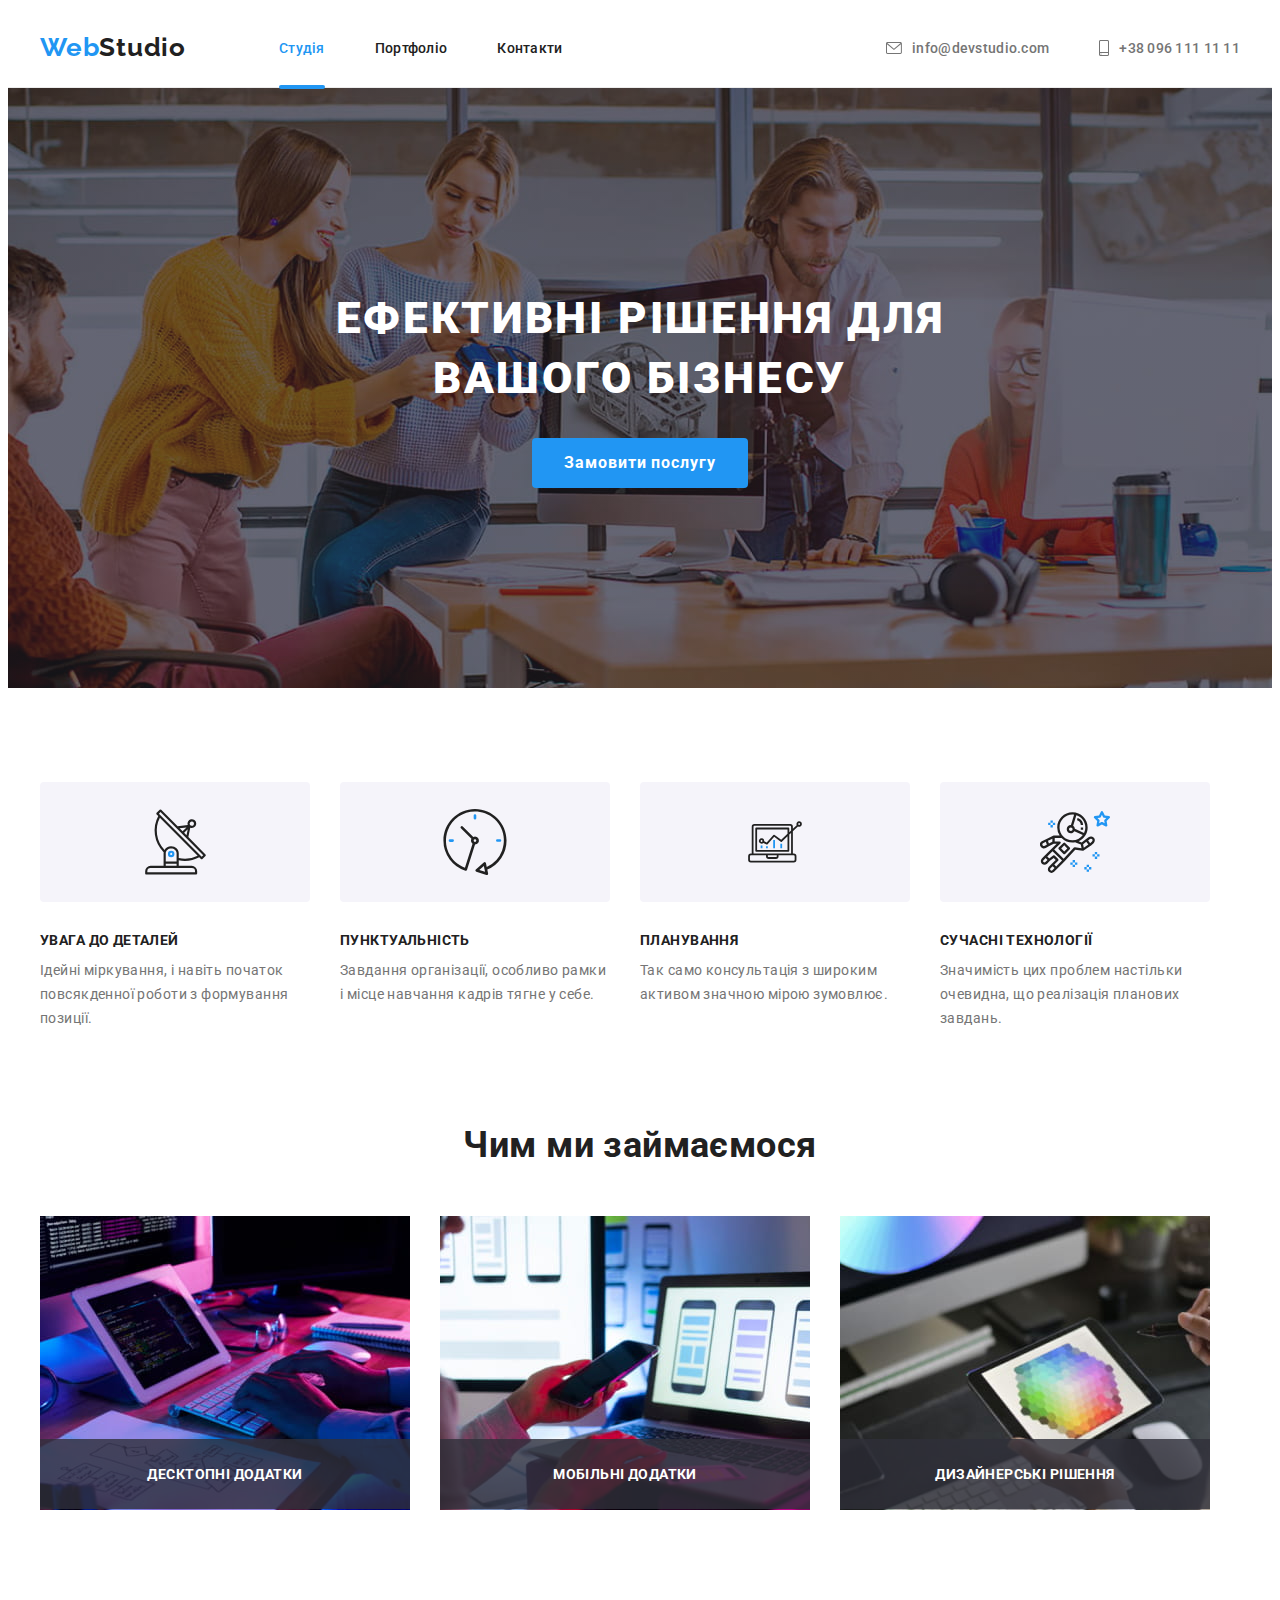
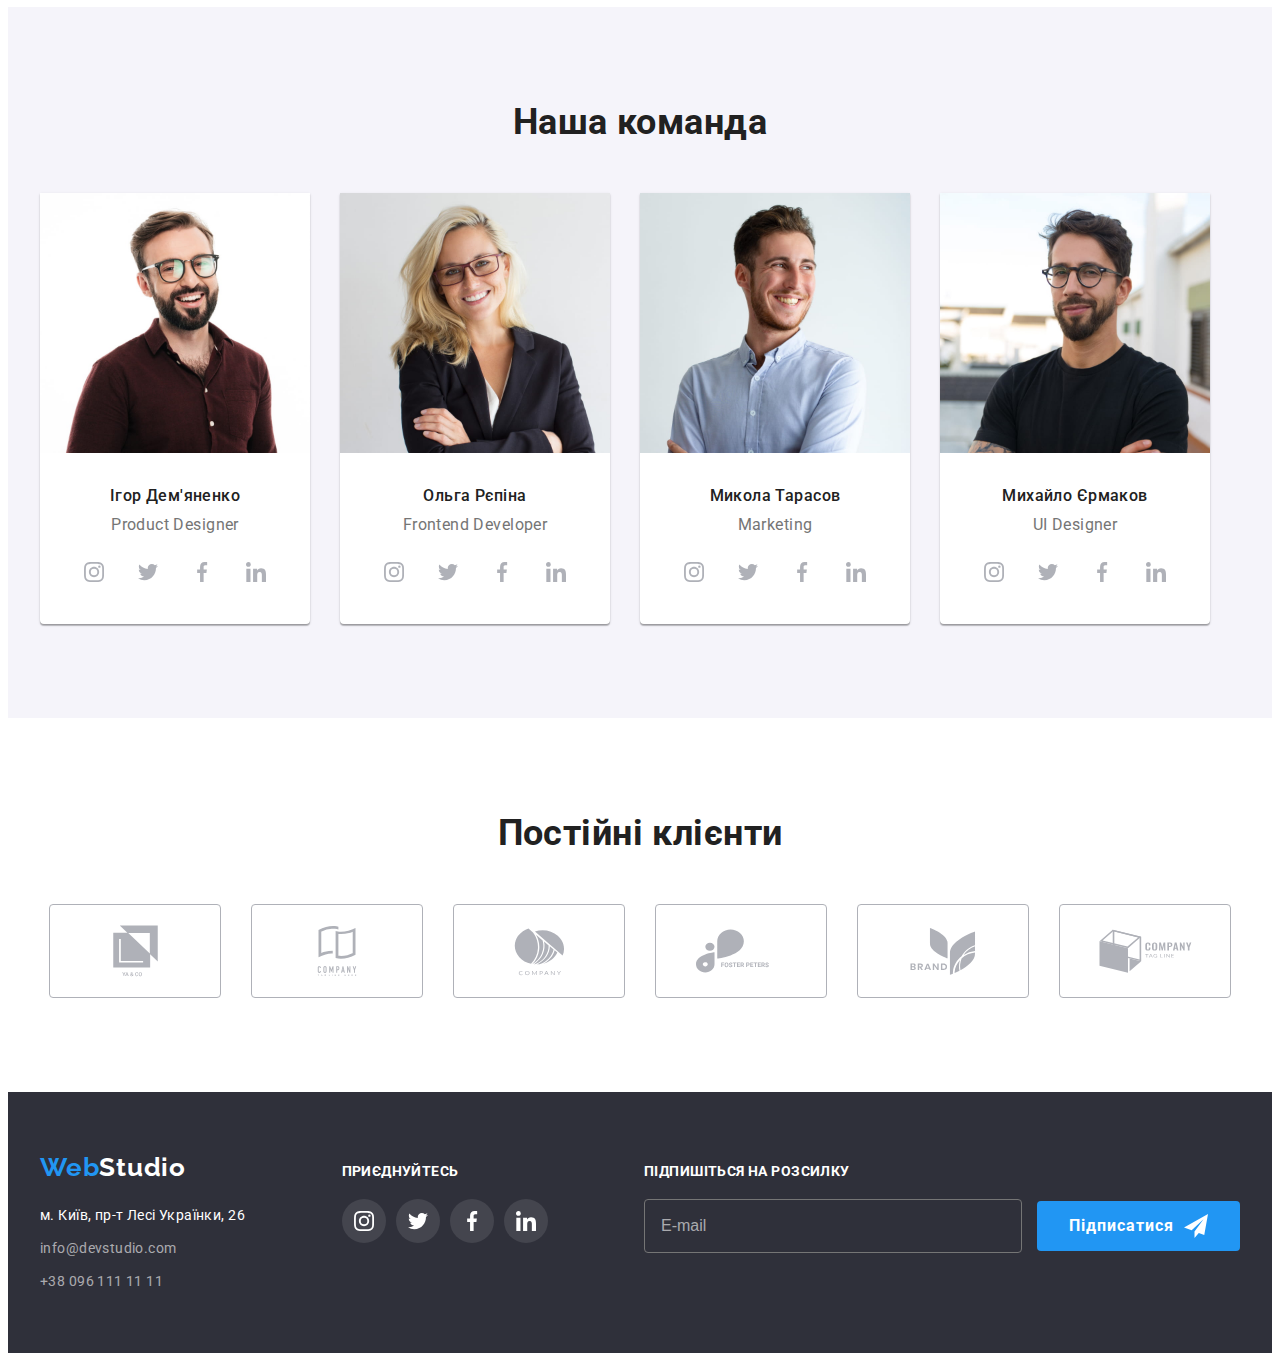
<file: index.html>
<!DOCTYPE html>
<html lang="uk">
  <head>
    <meta charset="UTF-8" />
    <meta http-equiv="X-UA-Compatible" content="IE=edge" />
    <meta name="viewport" content="width=device-width, initial-scale=1.0" />
    <meta name="description" content="Студія веб-розробки" />
    <link rel="stylesheet" href="https://cdnjs.cloudflare.com/ajax/libs/modern-normalize/1.1.0/modern-normalize.min.css" integrity="sha512-wpPYUAdjBVSE4KJnH1VR1HeZfpl1ub8YT/NKx4PuQ5NmX2tKuGu6U/JRp5y+Y8XG2tV+wKQpNHVUX03MfMFn9Q==" crossorigin="anonymous" referrerpolicy="no-referrer" />
    <link rel="stylesheet" href="./css/main.min.css">
    <link rel="stylesheet" href="./css/styles.css" />
    <link rel="preconnect" href="https://fonts.googleapis.com">
    <link rel="preconnect" href="https://fonts.gstatic.com" crossorigin>
    <link href="https://fonts.googleapis.com/css2?family=Raleway:wght@700&family=Roboto:wght@400;500;700;900&display=swap" rel="stylesheet">
    <title>Студія</title>
  </head>
  <body>
    <!-- Шапка сторінки -->
    <header>
      <div class="container header-container">
        <a href="./index.html" class="link-logo">Web<span class="studio">Studio</span></a>
        <nav class="header-nav">
          <ul class="list-heder">
            <li class=""><a href="" class="link-studio-actively">Студія</a></li>
            <li class=""><a href="./portfolio.html" class="link-portfolio">Портфоліо</a></li>
            <li class=""><a href="" class="link-contacts">Контакти</a></li>
          </ul>
        </nav>
        <!-- Контакти -->
          <ul class="list-contacts">
            <li>
              <a class="link-email" href="mailto:info@devstudio.com">
                <svg class="envelope" width="16" height="12">
                <use href="./images/icons.svg#envelope"></use>
              </svg>info@devstudio.com</a>
            </li>
            <li>
              <a class="link-tel" href="tel:+380961111111"><svg class="smartphone" width="10" height="16">
                <use href="./images/icons.svg#smartphone"></use>
              </svg>+38 096 111 11 11</a>
            </li>
          </ul>
      </div>  
    </header>
    <!-- Контент сторінки -->
    <main>
      <!-- Коробка з назвою -->
      <section class="section hero">
        <div class="container">
          <h1 class="main-name">Ефективні рішення для вашого бізнесу</h1>
          <button type="button" class="button" data-modal-open>Замовити послугу</button>

            
        </div>
      </section>
      <!-- Корпоративні якості -->
      <section class="section qualities">
        <div class="container">
          <h2 class="visually-hidden">Корпоративні якості</h2>
          <ul class="list">
            <li class="qualities-item">
              <div class="plate">
              <svg width="65" height="70">
                <use href="./images/icons.svg#antenna"></use>
              </svg>
              </div>
              <h3 class="list-acquirement">УВАГА ДО ДЕТАЛЕЙ</h3>
              <p class="list-acquirement-text">Ідейні міркування, і навіть початок повсякденної роботи з формування позиції.</p>
            </li>
            <li class="qualities-item">
              <div class="plate">
              <svg width="66" height="70">
                <use href="./images/icons.svg#clock"></use>
              </svg>  
              </div>
              <h3 class="list-acquirement">ПУНКТУАЛЬНІСТЬ</h3>
              <p class="list-acquirement-text">Завдання організації, особливо рамки і місце навчання кадрів тягне у себе.</p>
            </li>
            <li class="qualities-item">
              <div class="plate">
              <svg width="70" height="53.69">
                <use href="./images/icons.svg#diagram"></use>
              </svg>  
              </div>
              <h3 class="list-acquirement">ПЛАНУВАННЯ</h3>
              <p class="list-acquirement-text">Так само консультація з широким активом значною мірою зумовлює.</p>
            </li>
            <li class="qualities-item">
              <div class="plate">
              <svg width="70" height="70">
                <use href="./images/icons.svg#astronaut"></use>
              </svg>  
              </div>
              <h3 class="list-acquirement">СУЧАСНІ ТЕХНОЛОГІЇ</h3>
              <p class="list-acquirement-text">Значимість цих проблем настільки очевидна, що реалізація планових завдань.</p>
            </li>
          </ul>
        </div>
      </section>
      <!-- Картинки занять -->
      <section class="section pictures">
        <div class="container">
          <h2 class="section-title">Чим ми займаємося</h2>
          <ul class="list">
            <li>
              <div class="box-1">
                <img 
                  src="./images/img1.jpg"
                  alt="Програмування за планшетом"
                  width="370"
                  height="294"
                />
                <div class="box-1-1"><h3 class="picture-of-classes">Десктопні додатки</h3></div>
              </div>
            </li>
            <li>
              <div class="box-2">
                <img
                  src="./images/img2.jpg"
                  alt="Програмування за комп'ютером"
                  width="370"
                  height="294"
                />
                <div class="box-1-1"><h3 class="picture-of-classes">Мобільні додатки</h3></div>
              </div>
            </li>
            <li>
              <div class="box-3">
                <img
                  src="./images/img3.jpg"
                  alt="Програмування за планшетом, вибір кольорів"
                  width="370"
                  height="294"
                />
                <div class="box-1-1"><h3 class="picture-of-classes">Дизайнерські рішення</h3></div>
              </div>
            </li>
          </ul>
        </div>
      </section>
      <!-- Команда спеціалістів -->
      <section class="section section-people">
        <div class="container">
          <h2 class="section-title">Наша команда</h2>
          <ul class="list">
            <li class="photo">
              <div class="team-wraper">
                <img
                  src="./images/ihor_demyanenko.jpg"
                  alt="Фото Ігор Дем'яненко"
                  width="270"
                  height="260"
                />
                <h3 class="user-name">Ігор Дем'яненко</h3>
                <p class="profession">Product Designer</p>
                <ul class="social-link">
                  <li>
                    <a class="social-network" href="https://www.instagram.com/" target="_blank" rel="nofollow noreferrer noopener"><svg  class="toils-picture" width="20" height="20">
                    <use href="./images/icons.svg#instagram"></use>
                    </svg></a>
                  </li>
                  <li>
                    <a class="social-network" href="https://twitter.com/" target="_blank" rel="nofollow noreferrer noopener"><svg class="toils-picture" width="20" height="20">
                    <use href="./images/icons.svg#twitter"></use>
                    </svg></a>
                  </li>
                  <li>
                    <a class="social-network" href="https://www.facebook.com/" target="_blank" rel="nofollow noreferrer noopener"><svg class="toils-picture" width="20" height="20">
                    <use href="./images/icons.svg#facebook"></use>
                    </svg></a>
                  </li>
                  <li>
                    <a class="social-network" href="https://www.linkedin.com/" target="_blank" rel="nofollow noreferrer noopener"><svg class="toils-picture" width="20" height="20">
                    <use href="./images/icons.svg#linkedin"></use>
                    </svg></a>
                  </li>
                </ul>
              </div>
            <li class="photo">
              <div class="team-wraper">
                <img src="./images/olga_repina.jpg" alt="Фото Ольга Рєпіна" width="270" height="260" />
                <h3 class="user-name">Ольга Рєпіна</h3>
                <p class="profession">Frontend Developer</p>
                <ul class="social-link">
                  <li>
                    <a class="social-network" href="https://www.instagram.com/" target="_blank" rel="nofollow noreferrer noopener"><svg  class="toils-picture" width="20" height="20">
                    <use href="./images/icons.svg#instagram"></use>
                    </svg></a>
                  </li>
                  <li>
                    <a class="social-network" href="https://twitter.com/" target="_blank" rel="nofollow noreferrer noopener"><svg class="toils-picture" width="20" height="20">
                    <use href="./images/icons.svg#twitter"></use>
                    </svg></a>
                  </li>
                  <li>
                    <a class="social-network" href="https://www.facebook.com/" target="_blank" rel="nofollow noreferrer noopener"><svg class="toils-picture" width="20" height="20">
                    <use href="./images/icons.svg#facebook"></use>
                    </svg></a>
                  </li>
                  <li>
                    <a class="social-network" href="https://www.linkedin.com/" target="_blank" rel="nofollow noreferrer noopener"><svg class="toils-picture" width="20" height="20">
                    <use href="./images/icons.svg#linkedin"></use>
                    </svg></a>
                  </li>
                </ul>
              </div>
            </li>
            <li class="photo">
              <div class="team-wraper">
                <img
                  src="./images/mykola_tarasov.jpg"
                  alt="Фото Микола Тарасов"
                  width="270"
                  height="260"
                />
                <h3 class="user-name">Микола Тарасов</h3>
                <p class="profession">Marketing</p>
                <ul class="social-link">
                  <li>
                    <a class="social-network" href="https://www.instagram.com/" target="_blank" rel="nofollow noreferrer noopener"><svg  class="toils-picture" width="20" height="20">
                    <use href="./images/icons.svg#instagram"></use>
                    </svg></a>
                  </li>
                  <li>
                    <a class="social-network" href="https://twitter.com/" target="_blank" rel="nofollow noreferrer noopener"><svg class="toils-picture" width="20" height="20">
                    <use href="./images/icons.svg#twitter"></use>
                    </svg></a>
                  </li>
                  <li>
                    <a class="social-network" href="https://www.facebook.com/" target="_blank" rel="nofollow noreferrer noopener"><svg class="toils-picture" width="20" height="20">
                    <use href="./images/icons.svg#facebook"></use>
                    </svg></a>
                  </li>
                  <li>
                    <a class="social-network" href="https://www.linkedin.com/" target="_blank" rel="nofollow noreferrer noopener"><svg class="toils-picture" width="20" height="20">
                    <use href="./images/icons.svg#linkedin"></use>
                    </svg></a>
                  </li>
                </ul>
              </div>
            </li>
            <li class="photo">
              <div class="team-wraper">
                <img
                  src="./images/mykhailo_yermakov.jpg"
                  alt="Фото Михайло Єрмаков"
                  width="270"
                  height="260"
                />
                <h3 class="user-name">Михайло Єрмаков</h3>
                <p class="profession">UI Designer</p>
                <ul class="social-link">
                  <li>
                    <a class="social-network" href="https://www.instagram.com/" target="_blank" rel="nofollow noreferrer noopener"><svg  class="toils-picture" width="20" height="20">
                    <use href="./images/icons.svg#instagram"></use>
                    </svg></a>
                  </li>
                  <li>
                    <a class="social-network" href="https://twitter.com/" target="_blank" rel="nofollow noreferrer noopener"><svg class="toils-picture" width="20" height="20">
                    <use href="./images/icons.svg#twitter"></use>
                    </svg></a>
                  </li>
                  <li>
                    <a class="social-network" href="https://www.facebook.com/" target="_blank" rel="nofollow noreferrer noopener"><svg class="toils-picture" width="20" height="20">
                    <use href="./images/icons.svg#facebook"></use>
                    </svg></a>
                  </li>
                  <li>
                    <a class="social-network" href="https://www.linkedin.com/" target="_blank" rel="nofollow noreferrer noopener"><svg class="toils-picture" width="20" height="20">
                    <use href="./images/icons.svg#linkedin"></use>
                    </svg></a>
                  </li>
                </ul>
              </div>
            </li>
          </ul>
        </div>
      </section>
                <!-- Постійні клієнти -->
      <section class="section">
        <div class="container">
          <h2 class="section-title">Постійні клієнти</h2>
          <ul class="clientage">
            <li class="">
              <a href="" class="regular-customers"><svg class="box-client" width="51" height="56">
                  <use href="./images/icons.svg#yaco"></use>
                  </svg></a>
            </li>
            <li>
              <a href="" class="regular-customers"><svg class="box-client" width="50" height="62">
                  <use href="./images/icons.svg#tagline_here"></use>
                  </svg></a>
            </li>
            <li>
              <a href="" class="regular-customers"><svg class="box-client" width="53" height="51">
                  <use href="./images/icons.svg#company"></use>
                  </svg></a>
            </li>
            <li>
              <a href="" class="regular-customers"><svg class="box-client" width="134" height="90">
                  <use href="./images/icons.svg#foster_peters"></use>
                  </svg></a>
            </li>
            <li>
              <a href="" class="regular-customers"><svg class="box-client" width="82" height="65">
                  <use href="./images/icons.svg#brand"></use>
                  </svg></a>
            </li>
            <li>
              <a href="" class="regular-customers"><svg class="box-client" width="153" height="92">
                  <use href="./images/icons.svg#tag_line"></use>
                  </svg></a>
            </li>
          </ul>
        </div>
      </section>
    </main>
    <!-- Підвал сайту -->
    <footer class="footer">
        <div class="container footer-container">
          <div class="wrapper-address">
            <a href="./index.html" class="link-logo2">Web<span class="studio-2">Studio</span></a>
            <address>
              <ul class="list-footer">
                <li class="location">
                  <a
                    href="https://goo.gl/maps/anYDDAXLJ23gka5G6"
                    target="_blank"
                    rel="nofollow noreferrer noopener"
                    class="link-2"
                    >м. Київ, пр-т Лесі Українки, 26</a
                  >
                </li>
                <li class="internet-mail"><a href="mailto:info@devstudio.com" class="link-email-2">info@devstudio.com</a></li>
                <li class="phone-connection"><a href="tel:+380961111111" class="link-tel-2">+38 096 111 11 11</a></li>
              </ul>
            </address>
          </div>
          <div class="social-wrapper">
            <b class="accession">приєднуйтесь</b>
            <ul class="social-link">
              <li>
                <a class="social-network-below" href="https://www.instagram.com/" target="_blank" rel="nofollow noreferrer noopener"><svg width="20" height="20">
                <use href="./images/icons.svg#instagram"></use>
                </svg></a>
              </li>
              <li>
                <a class="social-network-below" href="https://twitter.com/" target="_blank" rel="nofollow noreferrer noopener"><svg width="20" height="20">
                <use href="./images/icons.svg#twitter"></use>
                </svg></a>
              </li>
              <li>
                <a class="social-network-below" href="https://www.facebook.com/" target="_blank" rel="nofollow noreferrer noopener"><svg width="20" height="20">
                <use href="./images/icons.svg#facebook"></use>
                </svg></a>
              </li>
              <li>
                <a class="social-network-below" href="https://www.linkedin.com/" target="_blank" rel="nofollow noreferrer noopener"><svg width="20" height="20">
                <use href="./images/icons.svg#linkedin"></use>
                </svg></a>
              </li>
            </ul>
          </div>
          <div class="social-wrapper support">
            <b class="accession">Підпишіться на розсилку</b>
            <form name="signup_form" autocomplete="on" >
              <label class="email">
                <input class="email-input" type="email" name="email" placeholder="E-mail" />
              </label>
              <button type="submit" class="submit button"><span class="text-submit">Підписатися 
                <svg class="airplane" width="24" height="24">
                  <use href="./images/icons.svg#icon-send"></use>
                </svg></span>
              </button>
            </form>
          </div>
        </div>
    </footer>
    <div class="backdrop is-hidden" data-modal>
              <div class="modal">
                <button class="modal-btn" type="submit" data-modal-close>
                  <svg class="x" width="18" height="18">
                  <use href="./images/icons.svg#x"></use>
                  </svg>
                </button>
                    <form class="register-form" name="register-form" autocomplete="off" novalidate>
                      <strong class="register-form-title">Залиште свої дані, ми вам передзвонимо</strong>
                      <div class="register-form-group" role="group">
                        <label for="user-name" class="register-form-field">
                          <span class="register-form-label">Ім'я</span>
                          <input class="register-form-input" type="text" name="user-name" id="user-name" required maxlength="12" minlength="3" />
                          <svg class="register-form-icon" width="13" height="13">
                            <use href="./images/icons.svg#person-black"></use>
                          </svg>
                        </label>  
                      
                        <label class="register-form-field">
                          <span class="register-form-label">Телефон</span>
                          <input class="register-form-input" type="tel" name="user-phone" required maxlength="12" minlength="12" />
                          <svg class="register-form-icon" width="13" height="13">
                            <use href="./images/icons.svg#phone-black"></use>
                          </svg>  
                        </label>
                      
                        <label class="register-form-field">
                          <span class="register-form-label">Пошта</span>
                          <input class="register-form-input" type="email" name="user-mail" required />
                          <svg class="register-form-icon" width="13" height="13">
                            <use href="./images/icons.svg#email-black"></use>
                          </svg>  
                        </label>
                        
                        <label class="register-form-field textaria">
                          <span class="register-form-label">Коментар</span>
                          <textarea name="register-form-message" class="register-form-message" rows="5" placeholder="Введіть текст"></textarea>
                        </label>
                        <label class="register-form-agreement">
                          <input class="register-form-checkbox visually-hidden" type="checkbox" name="Mailing" value="Mailing" checked required />
                          <svg class="register-form-icons" width="16" height="15">
                            <use class="icon-checked" href="./images/icons.svg#icon-check"></use>
                            <use class="icon-unchecked" href="./images/icons.svg#unchecked"></use>
                          </svg>  
                          <span class="register-form-desc">Погоджуюся з розсилкою та приймаю <a class="register-form-link" href="" target="_blank">Умови договору</a></span>
                        </label>
                      </div>  
                        <button class="register-form-btn button" type="submit">Відправити</button>
                    </form>                
              </div>
            </div>
    <script src="./js/modal.js"></script>
  </body>
</html>
</file>
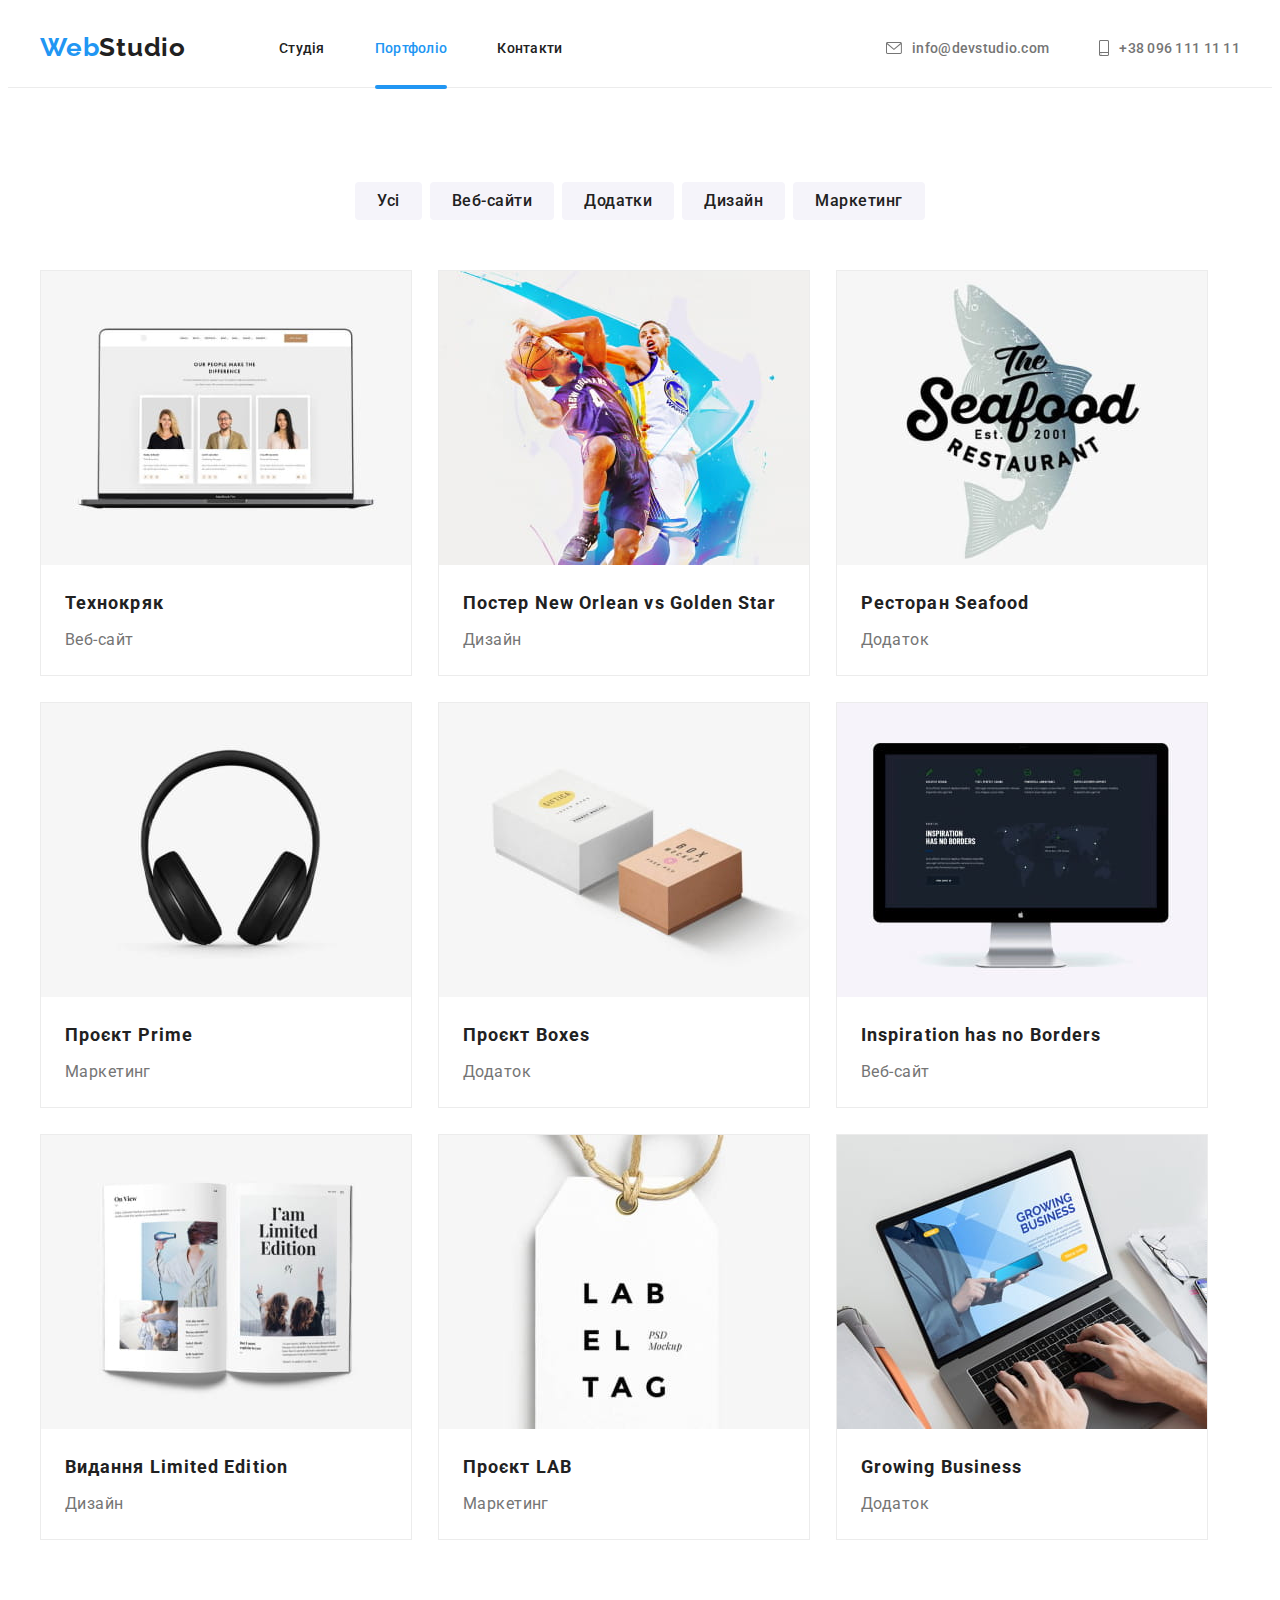
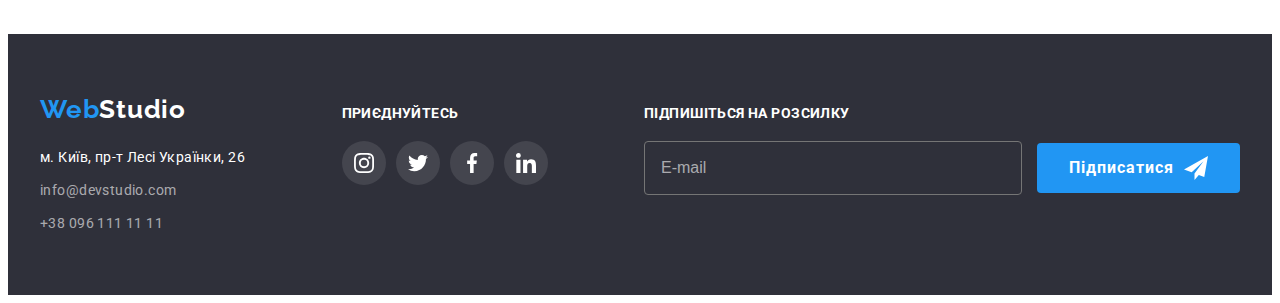
<file: portfolio.html>
<!DOCTYPE html>
<html lang="uk">
  <head>
    <meta charset="UTF-8" />
    <meta http-equiv="X-UA-Compatible" content="IE=edge" />
    <meta name="viewport" content="width=device-width, initial-scale=1.0" />
    <link rel="stylesheet" href="https://cdnjs.cloudflare.com/ajax/libs/modern-normalize/1.1.0/modern-normalize.min.css" integrity="sha512-wpPYUAdjBVSE4KJnH1VR1HeZfpl1ub8YT/NKx4PuQ5NmX2tKuGu6U/JRp5y+Y8XG2tV+wKQpNHVUX03MfMFn9Q==" crossorigin="anonymous" referrerpolicy="no-referrer" />
    <link rel="stylesheet" href="./css/styles.css" />
    <link rel="preconnect" href="https://fonts.googleapis.com">
    <link rel="preconnect" href="https://fonts.gstatic.com" crossorigin>
    <link href="https://fonts.googleapis.com/css2?family=Raleway:wght@700&family=Roboto:wght@400;500;700;900&display=swap" rel="stylesheet">
    <title>Портфоліо</title>
  </head>
  <body>
    <!-- Шапка сторінки -->
    <header>
      <div class="container header-container">
        <a href="./index.html" class="link-logo">Web<span class="studio">Studio</span></a>
        <nav class="header-nav">
          <ul class="list-heder">
            <li class=""><a href="./index.html" class="link-studio">Студія</a></li>
            <li class=""><a href="" class="link-portfolio-actively">Портфоліо</a></li>
            <li class=""><a href="" class="link-contacts">Контакти</a></li>
          </ul>
        </nav>
        <!-- Контакти -->
          <ul class="list-contacts">
            <li>
              <a class="link-email" href="mailto:info@devstudio.com"><svg class="envelope" width="16" height="12">
                <use href="./images/icons.svg#envelope"></use></svg>info@devstudio.com</a>
            </li>
            <li>
              <a class="link-tel" href="tel:+380961111111"><svg class="smartphone" width="10" height="16">
                <use href="./images/icons.svg#smartphone"></use></svg>+38 096 111 11 11</a>
            </li>
          </ul>
      </div>
    </header>
    <!--Блок портфоліо-->
    <main>
      <section class="section">
        <div class="container">
          <h1 class="visually-hidden">Портфоліо</h1>
          <ul class="button-list">
            <li><button class="button-assortment" type="button">Усі</button></li>
            <li><button class="button-assortment" type="button">Веб-сайти</button></li>
            <li><button class="button-assortment" type="button">Додатки</button></li>
            <li><button class="button-assortment" type="button">Дизайн</button></li>
            <li><button class="button-assortment" type="button">Маркетинг</button></li>
          </ul>
          <ul class="project-list">
            <li class="project-team">
              <a href="" class="project-list-list">
                <div class="box-project-1">           
                  <img
                    src="./images/technocrack.jpg"
                    alt="Комп'ютер із зображенням сайту технокряк"
                    width="370"
                    height="294"
                  />
                  <div class="box-project-2">Ресурс пропонує комплексні пропозиції з різним рівнем функціоналу та сервісів. Все це дозволить відвідувачу отримати вичерпні відомості про компанію чи приватну особу.</div>
                </div>
                <h2 class="project-title">Технокряк</h2>
                <p class="project-text">Веб-сайт</p>
              </a>
            </li>                        
            <li class="project-team">
              <a href="" class="project-list-list">
                <div class="box-project-1">
                  <img
                    src="./images/new_orleans_vs_golden_star_poster.jpg"
                    alt="Постер Новий Орлеан проти Голден Стар"
                    width="370"
                    height="294"
                  />
                  <div class="box-project-2">Ресурс пропонує комплексні пропозиції з різним рівнем функціоналу та сервісів. Все це дозволить відвідувачу отримати вичерпні відомості про компанію чи приватну особу.</div>
                </div>
                <h2 class="project-title">Постер New Orlean vs Golden Star</h2>
                <p class="project-text">Дизайн</p>
              </a>
            </li>            
            <li class="project-team">
              <a href="" class="project-list-list">
                <div class="box-project-1">
                  <img
                    src="./images/seafood_restaurant.jpg"
                    alt="Ресторан морепродукти"
                    width="370"
                    height="294"
                  />
                  <div class="box-project-2">Ресурс пропонує комплексні пропозиції з різним рівнем функціоналу та сервісів. Все це дозволить відвідувачу отримати вичерпні відомості про компанію чи приватну особу.</div>
                </div>
                <h2 class="project-title">Ресторан Seafood</h2>
                <p class="project-text">Додаток</p>
              </a>
            </li>
            <li class="project-team">
              <a href="" class="project-list-list">
                <div class="box-project-1">
                  <img src="./images/project_prime.jpg" alt="Проєкт Прем'єр" width="370" height="294" />
                  <div class="box-project-2">Ресурс пропонує комплексні пропозиції з різним рівнем функціоналу та сервісів. Все це дозволить відвідувачу отримати вичерпні відомості про компанію чи приватну особу.</div>
                </div>
                <h2 class="project-title">Проєкт Prime</h2>
                <p class="project-text">Маркетинг</p>
              </a>
            </li>
            <li class="project-team">
              <a href="" class="project-list-list">
                <div class="box-project-1">
                  <img src="./images/boxes_project.jpg" alt="Проєкт Коробки" width="370" height="294" />
                  <div class="box-project-2">Ресурс пропонує комплексні пропозиції з різним рівнем функціоналу та сервісів. Все це дозволить відвідувачу отримати вичерпні відомості про компанію чи приватну особу.</div>
                </div>
                <h2 class="project-title">Проєкт Boxes</h2>
                <p class="project-text">Додаток</p>
              </a>
            </li>
            <li class="project-team">
              <a href="" class="project-list-list">
                <div class="box-project-1">
                  <img
                    src="./images/inspiration_has_no_borders.jpg"
                    alt="Комп'ютер із зображенням сайту Натхнення не має кордонів"
                    width="370"
                    height="294"
                  />
                  <div class="box-project-2">Ресурс пропонує комплексні пропозиції з різним рівнем функціоналу та сервісів. Все це дозволить відвідувачу отримати вичерпні відомості про компанію чи приватну особу.</div>
                </div>
                <h2 class="project-title">Inspiration has no Borders</h2>
                <p class="project-text">Веб-сайт</p>
              </a>
            </li>
            <li class="project-team">
              <a href="" class="project-list-list">
                <div class="box-project-1">
                  <img
                    src="./images/edition_limited_edition.jpg"
                    alt="Видання Обмежене видання"
                    width="370"
                    height="294"
                  />
                  <div class="box-project-2">Ресурс пропонує комплексні пропозиції з різним рівнем функціоналу та сервісів. Все це дозволить відвідувачу отримати вичерпні відомості про компанію чи приватну особу.</div>
                </div>
                <h2 class="project-title">Видання Limited Edition</h2>
                <p class="project-text">Дизайн</p>
              </a>
            </li>
            <li class="project-team">
              <a href="" class="project-list-list">
                <div class="box-project-1">
                  <img src="./images/lab_project.jpg" alt="Проєкт ЛАБ" width="370" height="294" />
                  <div class="box-project-2">Ресурс пропонує комплексні пропозиції з різним рівнем функціоналу та сервісів. Все це дозволить відвідувачу отримати вичерпні відомості про компанію чи приватну особу.</div>
                </div>
                <h2 class="project-title">Проєкт LAB</h2>
                <p class="project-text">Маркетинг</p>
              </a>
            </li>
            <li class="project-team">
              <a href="" class="project-list-list">
                <div class="box-project-1">
                  <img
                    src="./images/growing_business.jpg"
                    alt="Комп'ютер із зображенням сайту Зростаючий бізнес"
                    width="370"
                    height="294"
                  />
                  <div class="box-project-2">Ресурс пропонує комплексні пропозиції з різним рівнем функціоналу та сервісів. Все це дозволить відвідувачу отримати вичерпні відомості про компанію чи приватну особу.</div>
                </div>
                <h2 class="project-title">Growing Business</h2>
                <p class="project-text">Додаток</p>
              </a>
            </li>
          </ul>
        </div>
      </section>
    </main>
    <!-- Підвал сайту -->
    <footer class="footer">
      <div class="container footer-container">
        <div class="wrapper-address">
          <a href="./index.html" class="link-logo3">Web<span class="studio-2">Studio</span></a>
          <address>
            <ul class="list-footer">
              <li class="location">
                <a
                  href="https://goo.gl/maps/anYDDAXLJ23gka5G6"
                  target="_blank"
                  rel="nofollow noreferrer noopener"
                  class="link-2"
                  >м. Київ, пр-т Лесі Українки, 26</a
                >
              </li>
              <li class="internet-mail"><a href="mailto:info@devstudio.com" class="link-email-2">info@devstudio.com</a></li>
              <li class="phone-connection"><a href="tel:+380961111111" class="link-tel-2">+38 096 111 11 11</a></li>
            </ul>
          </address>
        </div>
        <div class="social-wrapper">
          <b class="accession">приєднуйтесь</b>
          <ul class="social-link">
            <li>
              <a class="social-network-below" href="https://www.instagram.com/" target="_blank" rel="nofollow noreferrer noopener"><svg width="20" height="20">
              <use href="./images/icons.svg#instagram"></use>
              </svg></a>
            </li>
            <li>
              <a class="social-network-below" href="https://twitter.com/" target="_blank" rel="nofollow noreferrer noopener"><svg width="20" height="20">
              <use href="./images/icons.svg#twitter"></use>
              </svg></a>
            </li>
            <li>
              <a class="social-network-below" href="https://www.facebook.com/" target="_blank" rel="nofollow noreferrer noopener"><svg width="20" height="20">
              <use href="./images/icons.svg#facebook"></use>
              </svg></a>
            </li>
            <li>
              <a class="social-network-below" href="https://www.linkedin.com/" target="_blank" rel="nofollow noreferrer noopener"><svg width="20" height="20">
              <use href="./images/icons.svg#linkedin"></use>
              </svg></a>
            </li>
          </ul>
        </div>
        <div class="social-wrapper support">
            <b class="accession">Підпишіться на розсилку</b>
            <form name="signup_form" autocomplete="on" novalidate>
              <label class="email">
                <input class="email-input" type="email" name="email" placeholder="E-mail" />
              </label>
              <button type="submit" class="submit button"><span class="text-submit">Підписатися 
                <svg class="airplane" width="24" height="24">
                  <use href="./images/icons.svg#icon-send"></use>
                </svg></span>
              </button>
            </form>
          </div>
      </div>
    </footer>
  </body>
</html>
</file>
<file: css/main.min.css>
/*# sourceMappingURL=main.min.css.map */
</file>
<file: css/styles.css>
html {
  box-sizing: border-box;
}

/* http://meyerweb.com/eric/tools/css/reset/ 
   v2.0 | 20110126
   License: none (public domain)
*/

h1, h2, h3, p, ul {
	margin: 0;
	padding: 0;
	border: 0;

}
/* HTML5 display-role reset for older browsers */
ul {
	list-style: none;

}

:root {
  /* Основний колір тексту */
  --text-cl: #212121;
  --text-cl2: #757575;
  --brand-color:#2F303A;
  --brand-color2:#2196f3;
  --text-button-color: #ffffff;
  --button-assortment-background-color: #F5F4FA;
}

/* font-size: 18px;
line-heigt: calc(30 / 18); */
/* line-heigt:1,66666667 (30) */

/* button */

.visually-hidden {
  position: absolute;
  width: 1px;
  height: 1px;
  margin: -1px;
  border: 0;
  padding: 0;
  white-space: nowrap;
  clip-path: inset(100%);
  clip: rect(0 0 0 0);
  overflow: hidden;
}

.section {
  padding-top: 94px;
  padding-bottom: 94px;
}

.container {
  width: 1200px;
  padding-left: 15px;
  padding-right: 15px;
  margin: 0 auto;
}

.button {
  background-color: var(--brand-color2);
  color: var(--text-button-color);
  cursor: pointer;
font-family: 'Roboto';
font-style: normal;
font-weight: 700;
font-size: 16px;
line-height: calc( 30 / 16 );


align-items: center;
text-align: center;
letter-spacing: 0.06em;

border: none;

  border-radius: 4px;
  padding: 10px 32px;

}

.button-assortment {
  color: var(--text-cl);
  background-color: var(--button-assortment-background-color);

  font-family: 'Roboto';
font-style: normal;
font-weight: 500;
font-size: 16px;
line-height: calc(26 / 16);

text-align: center;
letter-spacing: 0.03em;
border: none;
border-radius: 4px;
padding: 6px 22px;
  cursor: pointer;

    transition-property: background-color, color, box-shadow;

  transition-duration: 250ms;
  transition-timing-function: cubic-bezier(0.4, 0, 0.2, 1);
}


.button-assortment:hover,
.button-assortment:focus {
  background-color: var(--brand-color2);
  color: var(--text-button-color);
  box-shadow: 0px 4px 4px 0px rgba(0, 0, 0, 25%);
}

address {
  font-style: normal;
}
body {
  letter-spacing: 0.03em;
  font-family: 'Raleway', sans-serif;
  font-family: 'Roboto', sans-serif;
  font-size: 14px;
  color: var(--text-cl);
}
/* Логотип */

.studio {
  color: var(--text-cl);
  font-family: 'Raleway';
font-style: normal;
font-weight: 700;
font-size: 26px;
line-height: calc(31/26);

letter-spacing: 0.03em;
}

.studio-2 {
    color: var(--text-button-color);
  font-family: 'Raleway';
font-style: normal;
font-weight: 700;
font-size: 26px;
line-height: calc(31/26);

letter-spacing: 0.03em;
}

.link-logo {
font-family: 'Raleway';
font-style: normal;
font-weight: 700;
font-size: 26px;
line-height: calc(31/26);

letter-spacing: 0.03em;

color: var(--brand-color2);

  text-decoration: none;
  list-style: none;

  margin-right: 93px;

  display: flex;
  align-items: center;
}

header {
  padding-top: 24px;
  padding-bottom: 24px;
    border-bottom: 1px solid #ECECEC;
}

.project-team {
  border: 1px solid #ECECEC;
}

/* .project-team:hover,
.project-team:focus {
  box-shadow: 0px 4px 4px 0px rgba(0, 0, 0, 25%);
} */

.project-list-list {
  text-decoration: none;
  display: block;

    transition-property: box-shadow;

  transition-duration: 250ms;
  transition-timing-function: cubic-bezier(0.4, 0, 0.2, 1);
}

.project-list-list:hover,
.project-list-list:focus {
  box-shadow: 0px 4px 4px 0px rgba(0, 0, 0, 25%);
}

.header-container {
  display: flex;
} 

.header-nav {
display: flex;
align-items: center;
}


.link-logo2 {
font-family: 'Raleway';
font-style: normal;
font-weight: 700;
font-size: 26px;
line-height: calc(31/26);
/* identical to box height */

letter-spacing: 0.03em;

color: var(--brand-color2);

  text-decoration: none;
  list-style: none;

  display: block;

  margin-bottom: 20px;
}

.link-logo3 {
font-family: 'Raleway';
font-style: normal;
font-weight: 700;
font-size: 26px;
line-height: calc(31/26);

letter-spacing: 0.03em;

color: var(--brand-color2);

  text-decoration: none;
  list-style: none;

  display: block;

  margin-bottom: 20px;
}

.list {
  text-decoration: none;
  list-style: none;
  display: flex;
  gap: 30px;
  /* justify-content: center; */
}

.list-contacts,
.list-heder {
  gap: 50px;
  display: flex;
  align-items: center;
}

.list-contacts {
  display: flex;
  gap: 50px;
  margin-left: auto;
}
.link:hover,
.link:focus {
  color: var(--brand-color2);
  cursor: pointer;
  text-decoration: none;
}
.link:active {
  color: var(--brand-color2);
  text-decoration: none;
}

.pictures {
padding-top: 0px;
}

.pictures {
  padding-top: 0px;
}

.our-classes {
  display: flex;
  flex-direction: column;
  
}

.hero {
background-color: var(--brand-color);
padding-top: 200px;
padding-bottom: 200px;
text-align: center;
max-width: 1600px;
margin-left: auto;
margin-right: auto;
background-image: linear-gradient(to right, rgba(49, 48, 58, 0.4),rgba(49, 48, 58, 0.4)) ,url(../images/picture.jpg);
background-position: center;
background-repeat: no-repeat;
background-size: cover;
}

.container-name {
text-align: center;
} 

.qualities {
padding-top: 94px;
}

.qualities-item {
  width: 270px;
}

.corporate-qualities {
  display: flex;
}

.section-people {
  background-color: var(--button-assortment-background-color);
}

.people-team {
  /* display: flex;
  flex-direction: column;
  align-items: center; */
    justify-content: center;
}

.link-studio {
font-family: 'Roboto';
font-style: normal;
font-weight: 500;
font-size: 14px;
line-height: calc(16/14);
letter-spacing: 0.02em;

color: var(--text-cl);

  cursor: pointer;
  text-decoration: none;

  transition-property: color;
  transition-duration: 250ms;
  transition-timing-function: cubic-bezier(0.4, 0, 0.2, 1);
}

.link-studio-actively {
font-family: 'Roboto';
font-style: normal;
font-weight: 500;
font-size: 14px;
line-height: calc(16/14);
letter-spacing: 0.02em;

color: var(--brand-color2);

  cursor: pointer;
  text-decoration: none;
  position: relative;
  padding-bottom: 33px;

}

.link-studio-actively::after {
content: '';
display: block;
width: 100%;
height: 4px;
background-color: var(--brand-color2);
position: absolute;
left: 0;
bottom: 0;
border-radius: 2px;
}

.link-studio:hover,
.link-studio:focus {
  color: var(--brand-color2);
  cursor: pointer;
  text-decoration: none;
}

.link-portfolio {
font-weight: 500;
line-height: calc(16/14);
letter-spacing: 0.02em;

color: var(--text-cl);

  cursor: pointer;
  text-decoration: none;
  
  transition-property: color;
  transition-duration: 250ms;
  transition-timing-function: cubic-bezier(0.4, 0, 0.2, 1);
}

.link-portfolio-actively {
font-family: 'Roboto';
font-style: normal;
font-weight: 500;
font-size: 14px;
line-height: calc(16/14);
letter-spacing: 0.02em;

color: var(--brand-color2);

  cursor: pointer;
  text-decoration: none;
  position: relative;
  padding-bottom: 33px;
}

.link-portfolio-actively::after {
content: '';
display: block;
width: 100%;
height: 4px;
background-color: var(--brand-color2);
position: absolute;
left: 0;
bottom: 0;
border-radius: 2px;
}

.link-portfolio:hover,
.link-portfolio:focus {
  color: var(--brand-color2);
  cursor: pointer;
  text-decoration: none;
  
}

.link-contacts {
font-family: 'Roboto';
font-style: normal;
font-weight: 500;
font-size: 14px;
line-height: calc(16/14);
letter-spacing: 0.02em;

color: var(--text-cl);

  cursor: pointer;
  text-decoration: none;

  transition-property: color;
  transition-duration: 250ms;
  transition-timing-function: cubic-bezier(0.4, 0, 0.2, 1);
}

.link-contacts:hover,
.link-contacts:focus {
  color: var(--brand-color2);
  cursor: pointer;
  text-decoration: none;
}

.link-email {
    text-decoration: none;
    font-weight: 500;
    line-height: calc(16/14);
    letter-spacing: 0.02em;
    color: var(--text-cl2);
display: flex;
gap: 10px;
align-items: center;

transition-property: color;
  transition-duration: 250ms;
  transition-timing-function: cubic-bezier(0.4, 0, 0.2, 1);
}

.link-email:hover,
.link-email:focus {
  color: var(--brand-color2);
  cursor: pointer;
  text-decoration: none;
}

.link-email-2:hover,
.link-email-2:focus {
  color: var(--brand-color2);
  cursor: pointer;
  text-decoration: none;
}

.envelope {
  fill:currentColor;
}

.envelope:hover,
.envelope:focus {
  fill:var(--brand-color2);
}



.link-tel {
      text-decoration: none;
    list-style: none;

font-family: 'Roboto';
font-style: normal;
font-weight: 500;
font-size: 14px;
line-height: calc(16/14);
letter-spacing: 0.02em;

color: var(--text-cl2);
display: flex;
gap: 10px;

transition-property: color;
  transition-duration: 250ms;
  transition-timing-function: cubic-bezier(0.4, 0, 0.2, 1);
}

.link-tel:hover,
.link-tel:focus {
  color: var(--brand-color2);
  cursor: pointer;
  text-decoration: none;
}

.link-tel-2:hover,
.link-tel-2:focus {
  color: var(--brand-color2);
  cursor: pointer;
  text-decoration: none;
}

.smartphone {
fill:currentColor;
}

.smartphone:hover,
.smartphone:focus {
fill:var(--brand-color2);
}
/* Шапка */

/* Ефективні рішення для вашого бізнесу */

.main-name {


font-weight: 900;
font-size: 44px;
line-height: calc(60/44);

text-align: center;
letter-spacing: 0.06em;
text-transform: uppercase;

color: var(--text-button-color);

margin-left: auto;
margin-right: auto;

width: 696px;

margin-bottom: 30px;
}

/* Особливості */

.list-acquirement {
  /* УВАГА ДО ДЕТАЛЕЙ */


font-size: 14px;
line-height: calc(16/14);

text-transform: uppercase;


}

.list-acquirement-text {

line-height: calc(24/14);
/* or 171% */



color: var(--text-cl2);

margin-top: 10px;
}

/* Чим ми займаємося */

.section-title {

font-size: 36px;
line-height: calc(42/36);
text-align: center;

margin-bottom: 50px;
}

.user-name {
font-weight: 500;
font-size: 16px;
line-height: calc(19/16);
/* identical to box height */

text-align: center;



padding-top: 30px;
margin-bottom: 10px;
}

.profession {

font-size: 16px;
line-height: calc(19/16);

text-align: center;


color: var(--text-cl2);

margin-bottom: 16px;

}
.footer {
  background-color: var(--brand-color);
padding-top: 60px;
padding-bottom: 60px;

}

.location {
margin-bottom: 9px;
}

.link-2 {

line-height: calc(24/14);
/* or 171% */



color: var(--text-button-color);

  text-decoration: none;
  list-style: none;

    display: block;

}

.internet-mail {
margin-bottom: 9px;
}

.link-email-2 {

line-height: calc(24/14);

color: rgba(255, 255, 255, 0.6);

  text-decoration: none;
  list-style: none;

      display: block;

        transition-property: color;

  transition-duration: 250ms;
  transition-timing-function: cubic-bezier(0.4, 0, 0.2, 1);
}

.phone-connection {
/* margin-bottom: 60px; */
}

.link-tel-2 {
  font-family: 'Roboto';
font-style: normal;
font-weight: 400;
font-size: 14px;
line-height: calc(24/14);

letter-spacing: 0.03em;

color: rgba(255, 255, 255, 0.6);

  text-decoration: none;
  list-style: none;

        display: block;

  transition-property: background-color color;

  transition-duration: 250ms;
  transition-timing-function: cubic-bezier(0.4, 0, 0.2, 1);
}

.project-title {

font-size: 18px;
line-height: calc(36/18);

letter-spacing: 0.06em;

color: var(--text-cl);

padding-top: 20px;
margin-bottom: 4px;
padding-left: 24px;
}

.project-text {

font-size: 16px;
line-height: calc(30/16);


color: var(--text-cl2);

padding-bottom: 20px;
padding-left: 24px;
}

/* .portfolio-block {
  width: 1170px;
  height: 1360px;
  display: flex;
} */

.project-list {
  display: flex;
  gap: 26px;
  flex-wrap: wrap;
}

.button-list {
  text-decoration: none;
  list-style: none;
  display: flex;
  gap: 8px;
justify-content: center;
margin-bottom: 50px;
}

.photo {
  background: var(--text-button-color);
/* material shadow v1 */

box-shadow: 0px 1px 3px rgba(0, 0, 0, 0.12), 0px 1px 1px rgba(0, 0, 0, 0.14), 0px 2px 1px rgba(0, 0, 0, 0.2);
border-radius: 0px 0px 4px 4px;
}

.plate {
  display: flex;
  background-color: var(--button-assortment-background-color);
  justify-content: center;
  align-items: center;
height: 120px;
border-radius: 4px;
margin-bottom: 30px;
}

.clientage {
  display: flex;
  justify-content: center;
  gap: 30px;
}

.box-client {

  fill: currentColor;

}

.regular-customers {
    display: flex;
      justify-content: center;
  align-items: center;
    width: 170px;
  height: 92px;
    border: 1px solid #afb1b8;
  border-radius: 4px;
color:  #afb1b8;
  transition-property: border-color, color;

  transition-duration: 250ms;
  transition-timing-function: cubic-bezier(0.4, 0, 0.2, 1);
}

.regular-customers:hover,
.regular-customers:focus {
  color: var(--brand-color2);
border-color: var(--brand-color2);


}

.social-link {
  display: flex;
  justify-content: center;
  align-items: center;
  gap: 10px;
}

.social-wrapper {

}

.social-network {
  display: flex;
  width: 44px;
  height: 44px;
  border-radius: 50%;
  justify-content:center;
  align-items: center;
  color: #afb1b8;

  transition-property: background-color, color;

  transition-duration: 250ms;
  transition-timing-function: cubic-bezier(0.4, 0, 0.2, 1);
}

.toils-picture {
    fill: currentColor;
    
}

.social-network:focus,
.social-network:hover {
  color: var(--text-button-color);
background-color: var(--brand-color2);
}

.social-network-below {
  display: flex;
  width: 44px;
  height: 44px;
  border-radius: 50%;
  justify-content:center;
  align-items: center;
  fill: var(--text-button-color);
  background-color:rgba(255, 255, 255, 10%);

  transition-property: background-color;

  transition-duration: 250ms;
  transition-timing-function: cubic-bezier(0.4, 0, 0.2, 1);
}

.social-network-below:focus,
.social-network-below:hover {
  fill: var(--text-button-color);
background-color: var(--brand-color2);
}

.accession {

font-weight: 700;

line-height: calc(16/14);

text-transform: uppercase;
margin-bottom: 20px;
color: var(--text-button-color);
display: block;
}

.footer-container {
display: flex;
align-items: baseline;
justify-content: space-between;
}

.wrapper-address {

}

.team-wraper {
  padding-bottom: 30px;
}

.box-1,
.box-2,
.box-3 {
  position: relative;
  z-index: 1;
}

.box-1-1{
  position: absolute;
bottom: 4px;
left: 0;
background-color: rgba(47, 48, 58, 80%);
width: 370px;
text-align: center;
padding-top: 27px;
padding-bottom: 27px;
}

.picture-of-classes {
  font-size: 14px;
line-height: calc(16/14);

text-transform: uppercase;
color: var(--text-button-color);
}

.box-project-1 {
position: relative;
  width: 370px;
  height: 294px;
  margin-left: auto;
  margin-right: auto;
  overflow: hidden;
}

.box-project-1:hover .box-project-2 {
  transform: translatex(0);
}

.box-project-2 {
  position: absolute;
  top: 0;
  left: 0;
  width: 100%;
  height: 100%;
  background-color: rgba(33, 150, 243, 90%);

  transform: translatey(+100%);
  transition: transform 250ms ease;

  padding: 63px 24px;

font-size: 18px;
line-height: calc(28/18);
/* or 156% */

letter-spacing: 0.03em;

color: var(--text-button-color);
}

.backdrop {
  position: fixed;
  top: 0;
  left: 0;
  width: 100%;
  height: 100%;

  z-index: 1000;
  
  transition: visibility 250ms, opacity 250ms;
  transition-timing-function: cubic-bezier(0.4, 0, 0.2, 1);
}

.modal {
width: 528px;
padding: 40px;
  background-color: var(--text-button-color);

  position: absolute;
  top: 50%;
  left: 50%;
  transform: translate(-50%, -50%);
  box-shadow: 0px 4px 4px 0px rgba(0, 0, 0, 25%);
  border-radius: 4px;
}

.backdrop.is-hidden {
  opacity: 0;
  pointer-events: none;
  
}

.modal-btn {
  border-radius: 50%;
position: absolute;
top: 8px;
right: 8px;
display: flex;
justify-content: center;
align-items: center;

background-color: var(--text-button-color);
border: 1px solid rgba(0, 0, 0, 10%);

width: 30px;
height: 30px;
cursor: pointer;

transition-duration: 250ms;
  transition-timing-function: cubic-bezier(0.4, 0, 0.2, 1);
}

.x {
color: var(--text-cl);
}

.modal-btn:hover,
.modal-btn:focus {
  fill: var(--brand-color2);
}

label {
  display: block;
}

textarea {
  resize: none;
  width: 448px;
  height: 120px;
}

.register-form-input::invalid {
outline-color: red;
}

.register-form-input::valid {
outline-color:var(--brand-color2);
}

.register-form-input::required {
  outline-color: red;
}

.register-form-input::optional {
  outline-color: grey;
}

.register-form-btn::disabled {
  background-color: transparent;
  color: gray;
}

.register-form-title {


font-weight: 700;
font-size: 20px;
line-height: calc(23/20);
text-align: center;

display: block;

color: var(--text-cl);
margin-bottom: 12px;
}

.register-form-group {
margin-bottom: 30px;

}

.register-form-agreement {
  display: flex;
  align-items: center;
  justify-content: center;

  gap: 8px;
}

.register-form-btn {
  display: block;
  margin: 0 auto;
  box-shadow: 0px 4px 4px 0px rgba(0, 0, 0, 25%);
}



.register-form-field {
  display: block;
  margin-bottom: 10px;
  position: relative;
}

.register-form-label {
  font-size: 12px;
  display: block;
  margin-bottom: 4px;
}

.register-form-input {
  width: 100%;
  height: 40px;
  border-radius: 4px;
  border: 1px solid #21212133;
  padding-left: 42px;
  padding-right: 42px;
    outline: transparent;
    cursor: pointer;

    transition-duration: 250ms;
  transition-timing-function: cubic-bezier(0.4, 0, 0.2, 1);
}


.register-form-input:focus {
border: 1px solid var(--brand-color2);
}




.register-form-input:focus + .register-form-icon {
  fill: var(--brand-color2);
}

.register-form-input:focus-visible {
border: 1px solid var(--brand-color2);
}

.register-form-icon {
  position: absolute;
  bottom: 14px;
  left: 15px;
  /* transition-property: background-color, color, box-shadow; */
  transition-property: color;
  transition-duration: 250ms;
  transition-timing-function: cubic-bezier(0.4, 0, 0.2, 1);
}

.register-form-message {
  display: block;
  height: 120px;
  resize: none;
  outline: transparent;
  border: 1px solid #21212133;
  width: 100%;
  border-radius: 4px;
  padding-top: 12px;
  padding-right: 16px;
  padding-left: 16px;
  padding-bottom: 12px;
  font-size: 12px;
  cursor: pointer;
transition-property: border-color;
  transition-duration: 250ms;
  transition-timing-function: cubic-bezier(0.4, 0, 0.2, 1);
}

.register-form-message::placeholder {
font-size: 12px;
}

.icon-checked {
  opacity: 0;
  transition: opacity 250ms;
}

.icon-unchecked {
  opacity: 1;
  transition: opacity 250ms;
}

.register-form-checkbox:checked + .register-form-icons .icon-checked {
opacity: 1;
}

.register-form-checkbox:checked + .register-form-icons .icon-unchecked {
opacity: 0;
}

.register-form-desc {
  user-select: none;

font-size: 14px;
line-height: 24px;

color: var(--text-cl2);
}

.register-form-link {
font-size: 14px;
line-height: 24px;

color: var(--brand-color2);
}

.register-form-message:focus {
  border-color: var(--brand-color2);
}

.submit {
display:;
}

.email {
  display: inline-block;

}

.email-input {
height: 50px;
width: 358px;
border-radius: 4px;
background-color: var(--brand-color);
color: var(--text-button-color);
border: 1px solid var(--text-cl2);
padding-left: 16px;
font-size: 16px;
line-height: calc(20/16);

transition-duration: 250ms;
  transition-timing-function: cubic-bezier(0.4, 0, 0.2, 1);
}

.email-input::placeholder {
color: rgba(255, 255, 255, 0.6);

}

.email-input:focus {
  border: 1px solid var(--brand-color2);
  outline: transparent;
}

.support {
  margin-right: 0;

}

.submit {
  margin-left: 12px;
}

.text-submit {
align-items: center;
  display: flex;
}

.airplane {
  fill: var(--text-button-color);
  justify-items: center;
  margin-left: 10px;
}

.email-input {

}

.textaria {
  margin-bottom: 20px;
}
</file>
